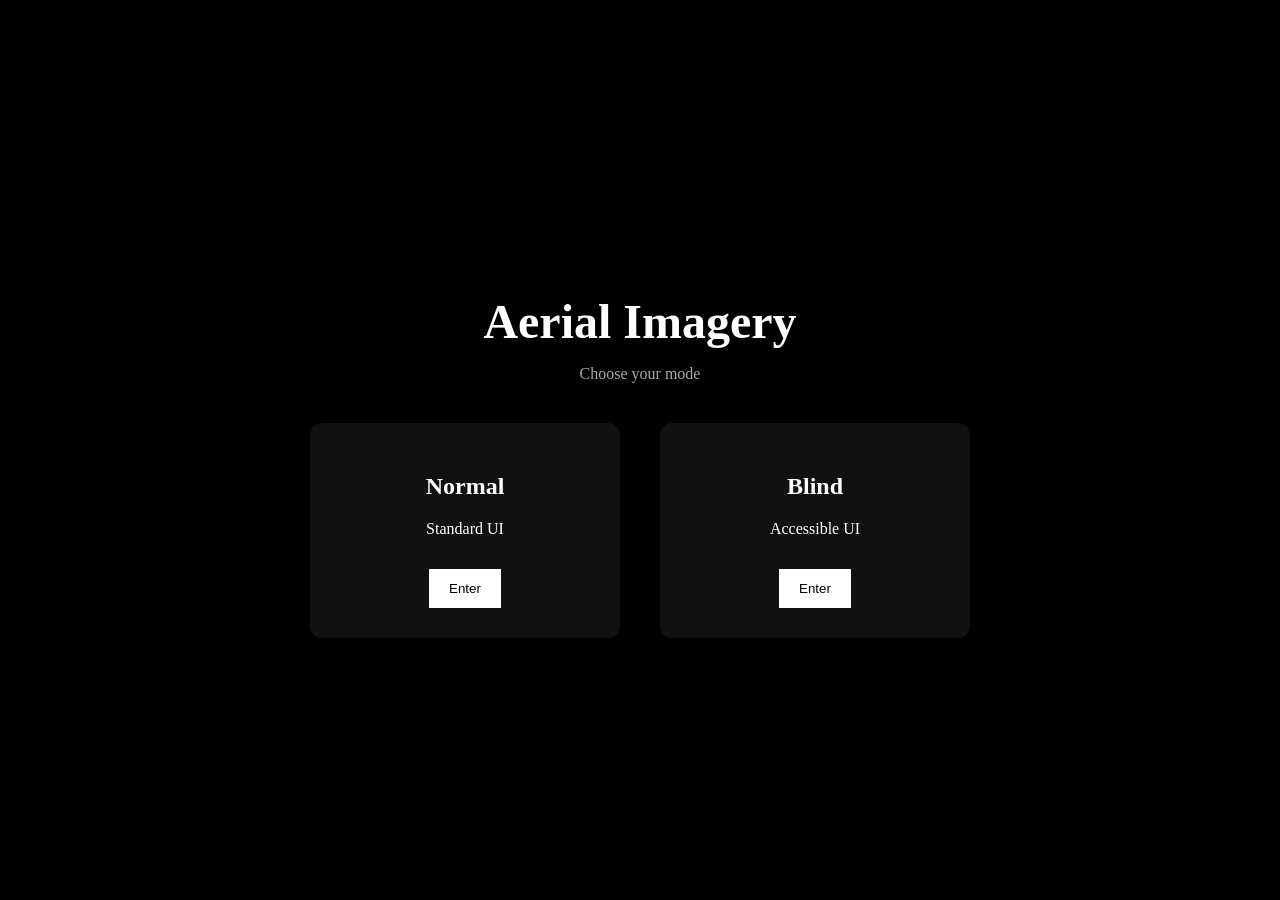
<file: frontend/index.html>
<!DOCTYPE html>
<html lang="en">
<head>
<meta charset="UTF-8">
<title>Aerial Imagery</title>

<style>
body{
margin:0;
background:#000;
color:#fff;
font-family:Segoe UI;
display:flex;
justify-content:center;
align-items:center;
height:100vh;
}

.container{
text-align:center;
}

h1{
font-size:48px;
margin-bottom:10px;
}

.subtitle{
color:#aaa;
margin-bottom:40px;
}

.cards{
display:flex;
gap:40px;
}

.card{
background:#111;
padding:30px;
border-radius:12px;
width:250px;
}

button{
padding:12px 20px;
border:none;
background:#fff;
color:#000;
cursor:pointer;
margin-top:15px;
}
</style>
</head>

<body>

<div class="container">

<h1>Aerial Imagery</h1>
<p class="subtitle">Choose your mode</p>

<div class="cards">

<div class="card">
<h2>Normal</h2>
<p>Standard UI</p>
<a href="normal.html"><button>Enter</button></a>
</div>

<div class="card">
<h2>Blind</h2>
<p>Accessible UI</p>
<a href="blind.html"><button>Enter</button></a>
</div>

</div>

</div>

</body>
</html>
</file>
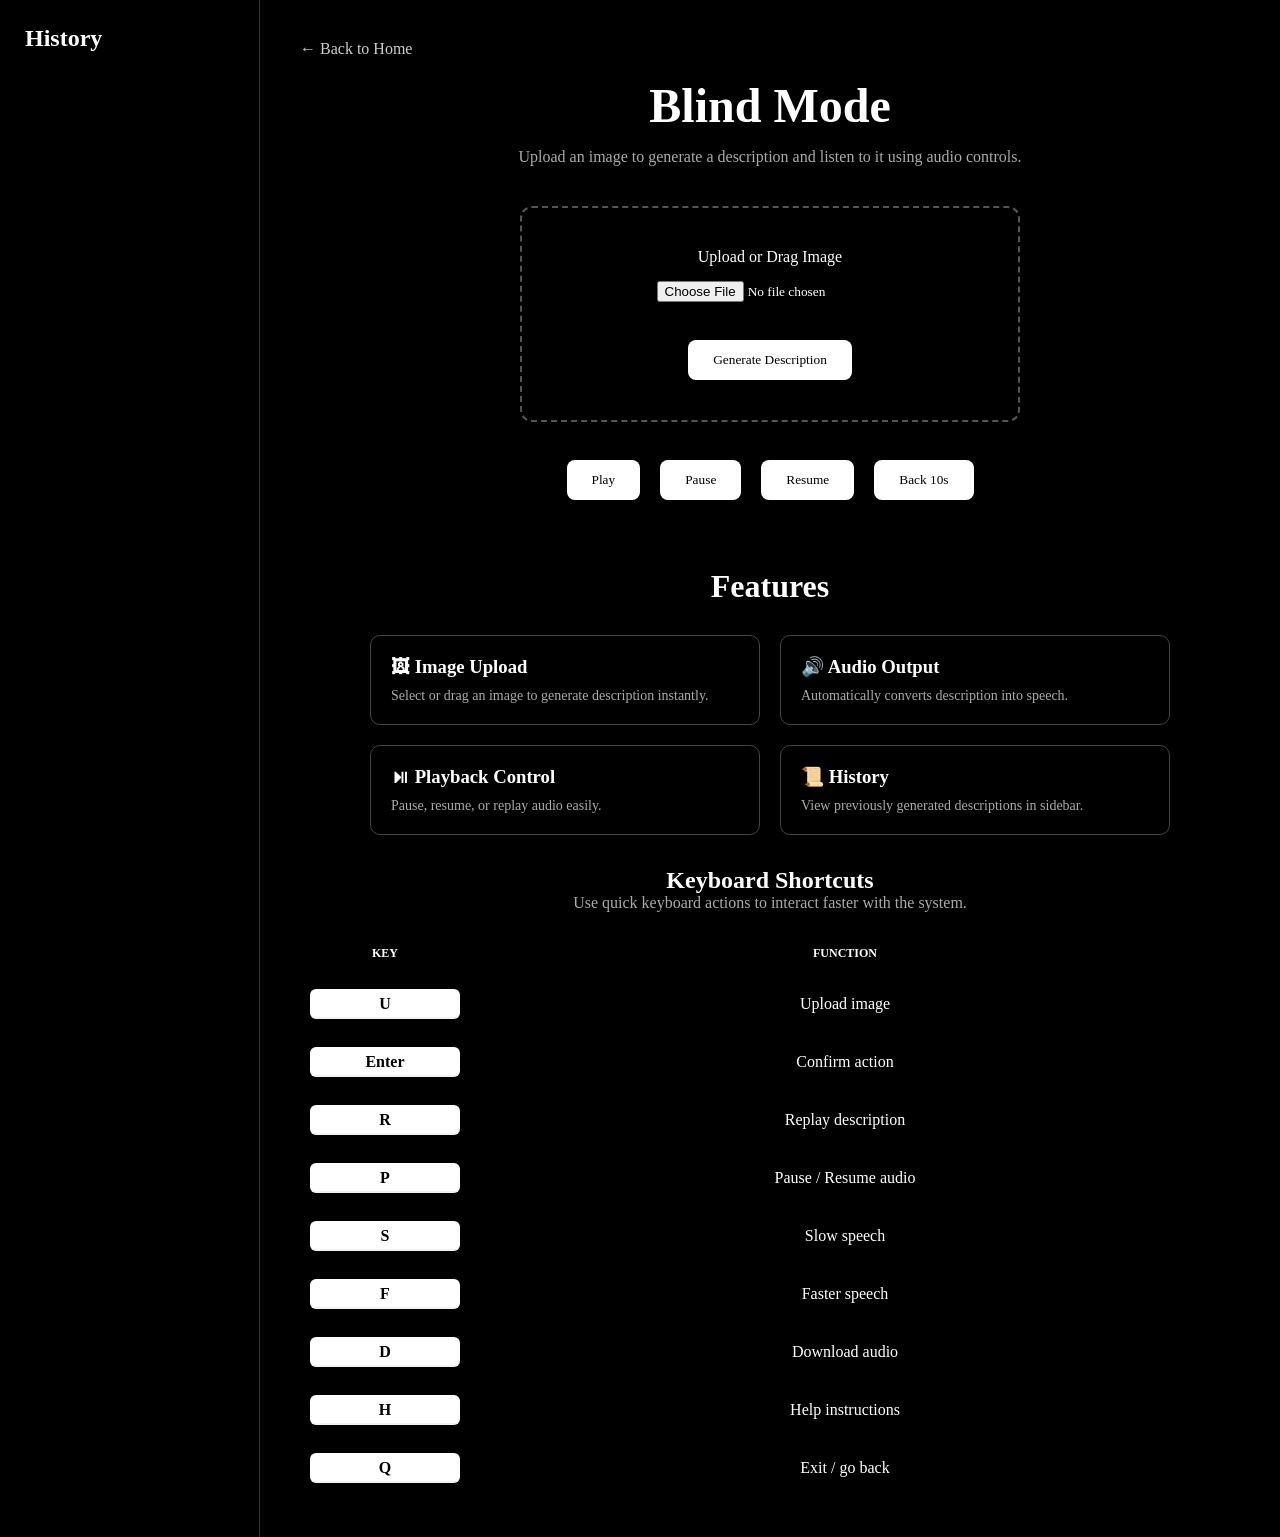
<file: blind.html>
<!DOCTYPE html>
<html lang="en">
<head>
<meta charset="UTF-8">
<title>Blind Mode</title>

<style>

*{
margin:0;
padding:0;
box-sizing:border-box;
font-family:Segoe UI;
}

body{
background:#000;
color:#fff;
}

/* Layout */
.layout{
display:flex;
min-height:100vh;
}

/* Sidebar */
.sidebar{
width:260px;
border-right:1px solid #333;
padding:25px;
}

.sidebar h2{
margin-bottom:20px;
}

.history-item{
border:1px solid #444;
padding:12px;
margin-bottom:12px;
cursor:pointer;
transition:0.3s;
}

.history-item:hover{
background:#111;
}

/* Main */
.main{
flex:1;
padding:40px;
text-align:center;
}

/* Back link */
.back{
display:block;
text-align:left;
margin-bottom:20px;
color:#ccc;
text-decoration:none;
}

/* Heading */
h1{
font-size:48px;
margin-bottom:15px;
}

.subtitle{
color:#aaa;
max-width:600px;
margin:0 auto 40px;
}

/* Upload Box */
.upload-box{
border:2px dashed #555;
padding:40px;
border-radius:12px;
margin:30px auto;
max-width:500px;
}

.upload-box input{
margin-top:15px;
}

/* Image */
#preview{
margin-top:20px;
max-width:300px;
display:none;
border-radius:10px;
}

/* Button */
button{
padding:12px 25px;
border:none;
border-radius:8px;
background:#fff;
color:#000;
cursor:pointer;
margin-top:20px;
}

button:hover{
background:#ddd;
}

/* Description */
#description{
margin-top:25px;
font-size:18px;
color:#ddd;
}

/* Feature Section */
.features{
margin-top:60px;
}

.features h2{
font-size:32px;
margin-bottom:30px;
}

/* Cards */
.card-container{
display:grid;
grid-template-columns:repeat(2,1fr);
gap:20px;
max-width:800px;
margin:0 auto;
}

.card{
border:1px solid #444;
padding:20px;
border-radius:10px;
text-align:left;
}

.card h3{
margin-bottom:10px;
}

.card p{
color:#aaa;
font-size:14px;
}

/* Controls */
.controls{
margin-top:20px;
}

.controls button{
margin:8px;
}

/* Keyboard Shortcuts Section */

.shortcuts-section {
  margin-top: 2rem;
}

.shortcuts-table {
  border-top: 1px solid var(--border-soft);
}

.shortcuts-table .row {
  display: grid;
  grid-template-columns: 150px 1fr;
  padding: 14px 10px;
  border-bottom: 1px solid var(--border-soft);
  align-items: center;
  transition: all 0.2s ease;
}

.shortcuts-table .row.header {
  font-weight: 600;
  color: var(--text-muted);
  text-transform: uppercase;
  font-size: 0.75rem;
}

.shortcuts-table .row:not(.header):hover {
  background: #f4f6fb;
  transform: translateX(6px);
}

/* Key badge */
.key-badge {
  display: inline-block;
  padding: 6px 12px;
  border: 1px solid var(--border-soft);
  border-radius: 6px;
  background: #ffffff;

  color: #000000;              /* ✅ FORCE BLACK TEXT */
  font-weight: 600;
  text-align: center;
  min-width: 40px;

  box-shadow: inset 0 -2px 0 rgba(0,0,0,0.05);
  transition: all 0.2s ease;
}

/* Hover */
.shortcuts-table .row:hover .key-badge {
  background: var(--accent-soft);
  color: #000000;              /* ✅ KEEP BLACK ON HOVER */
  transform: scale(1.05);
}</style>
</head>

<body>

<div class="layout">

<!-- Sidebar -->
<div class="sidebar">
<h2>History</h2>
<div id="historyList"></div>
</div>

<!-- Main -->
<div class="main">

<a href="index.html" class="back">← Back to Home</a>

<h1>Blind Mode</h1>
<p class="subtitle">
Upload an image to generate a description and listen to it using audio controls.
</p>

<!-- Upload -->
<div class="upload-box">
<p>Upload or Drag Image</p>
<input type="file" id="imageUpload" accept="image/*">
<br>
<img id="preview">
<br>
<button onclick="generateDescription()">Generate Description</button>
</div>

<p id="description"></p>

<!-- Controls -->
<div class="controls">
<button onclick="playAudio()">Play</button>
<button onclick="pauseAudio()">Pause</button>
<button onclick="resumeAudio()">Resume</button>
<button onclick="rewindAudio()">Back 10s</button>
</div>

<!-- Feature Cards -->
<div class="features">
<h2>Features</h2>

<div class="card-container">

<div class="card">
<h3>🖼 Image Upload</h3>
<p>Select or drag an image to generate description instantly.</p>
</div>

<div class="card">
<h3>🔊 Audio Output</h3>
<p>Automatically converts description into speech.</p>
</div>

<div class="card">
<h3>⏯ Playback Control</h3>
<p>Pause, resume, or replay audio easily.</p>
</div>

<div class="card">
<h3>📜 History</h3>
<p>View previously generated descriptions in sidebar.</p>
</div>

</div>
</div>
<!-- ✅ Keyboard Shortcuts Section ADDED HERE -->
<section class="shortcuts-section" aria-labelledby="shortcuts-heading">

  <h2 id="shortcuts-heading">Keyboard Shortcuts</h2>
  <p style="color:#aaa; margin-bottom:20px;">
    Use quick keyboard actions to interact faster with the system.
  </p>

  <div class="shortcuts-table">

    <div class="row header">
      <span>Key</span>
      <span>Function</span>
    </div>

    <div class="row">
      <span class="key-badge">U</span>
      <span>Upload image</span>
    </div>

    <div class="row">
      <span class="key-badge">Enter</span>
      <span>Confirm action</span>
    </div>

    <div class="row">
      <span class="key-badge">R</span>
      <span>Replay description</span>
    </div>

    <div class="row">
      <span class="key-badge">P</span>
      <span>Pause / Resume audio</span>
    </div>

    <div class="row">
      <span class="key-badge">S</span>
      <span>Slow speech</span>
    </div>

    <div class="row">
      <span class="key-badge">F</span>
      <span>Faster speech</span>
    </div>

    <div class="row">
      <span class="key-badge">D</span>
      <span>Download audio</span>
    </div>

    <div class="row">
      <span class="key-badge">H</span>
      <span>Help instructions</span>
    </div>

    <div class="row">
      <span class="key-badge">Q</span>
      <span>Exit / go back</span>
    </div>

  </div>

</section>  
</div>

</div>

<script>

let audio = new Audio()

// Preview
document.getElementById("imageUpload").addEventListener("change", function(){

let file = this.files[0]

if(file){
let reader = new FileReader()
reader.onload = function(e){
let preview = document.getElementById("preview")
preview.src = e.target.result
preview.style.display="block"
}
reader.readAsDataURL(file)
}

})

// Generate Description
async function generateDescription(){

let file = document.getElementById("imageUpload").files[0]

if(!file){
alert("Please select image")
return
}

let formData = new FormData()
formData.append("image", file)

let res = await fetch("http://127.0.0.1:5000/upload",{
method:"POST",
body:formData
})

let data = await res.json()
let text = data.description

document.getElementById("description").innerText = text

addHistory(text)
generateAudio(text)

}

// Speech
function generateAudio(text){
let speech = new SpeechSynthesisUtterance(text)
speech.lang="en-US"
window.speechSynthesis.speak(speech)
}

// Controls
function playAudio(){
generateAudio(document.getElementById("description").innerText)
}

function pauseAudio(){
window.speechSynthesis.pause()
}

function resumeAudio(){
window.speechSynthesis.resume()
}

function rewindAudio(){
window.speechSynthesis.cancel()
generateAudio(document.getElementById("description").innerText)
}

// History
function addHistory(text){

let history = document.getElementById("historyList")

let item = document.createElement("div")
item.className="history-item"
item.innerText=text

history.prepend(item)

}

</script>

</body>
</html>
</file>
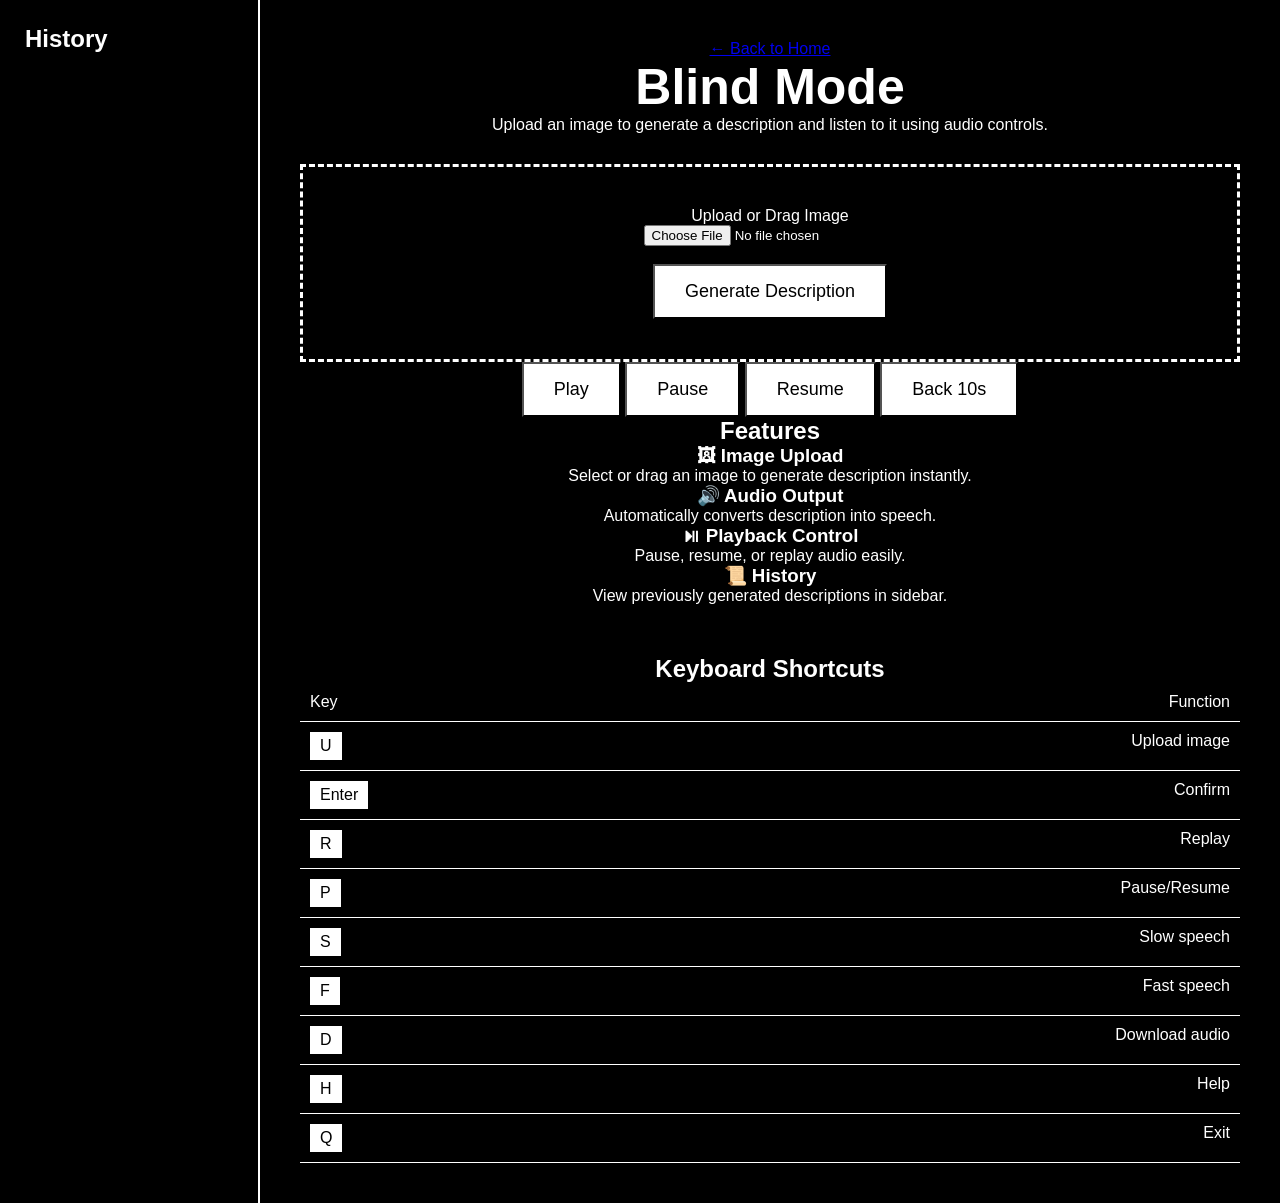
<file: frontend/Blind.html>
<!DOCTYPE html>
<html lang="en">
<head>
<meta charset="UTF-8">
<title>Blind Mode</title>

<link rel="stylesheet" href="blind.css">
</head>

<body>

<script src="blind.js"></script>

</body>
</html>
</file>
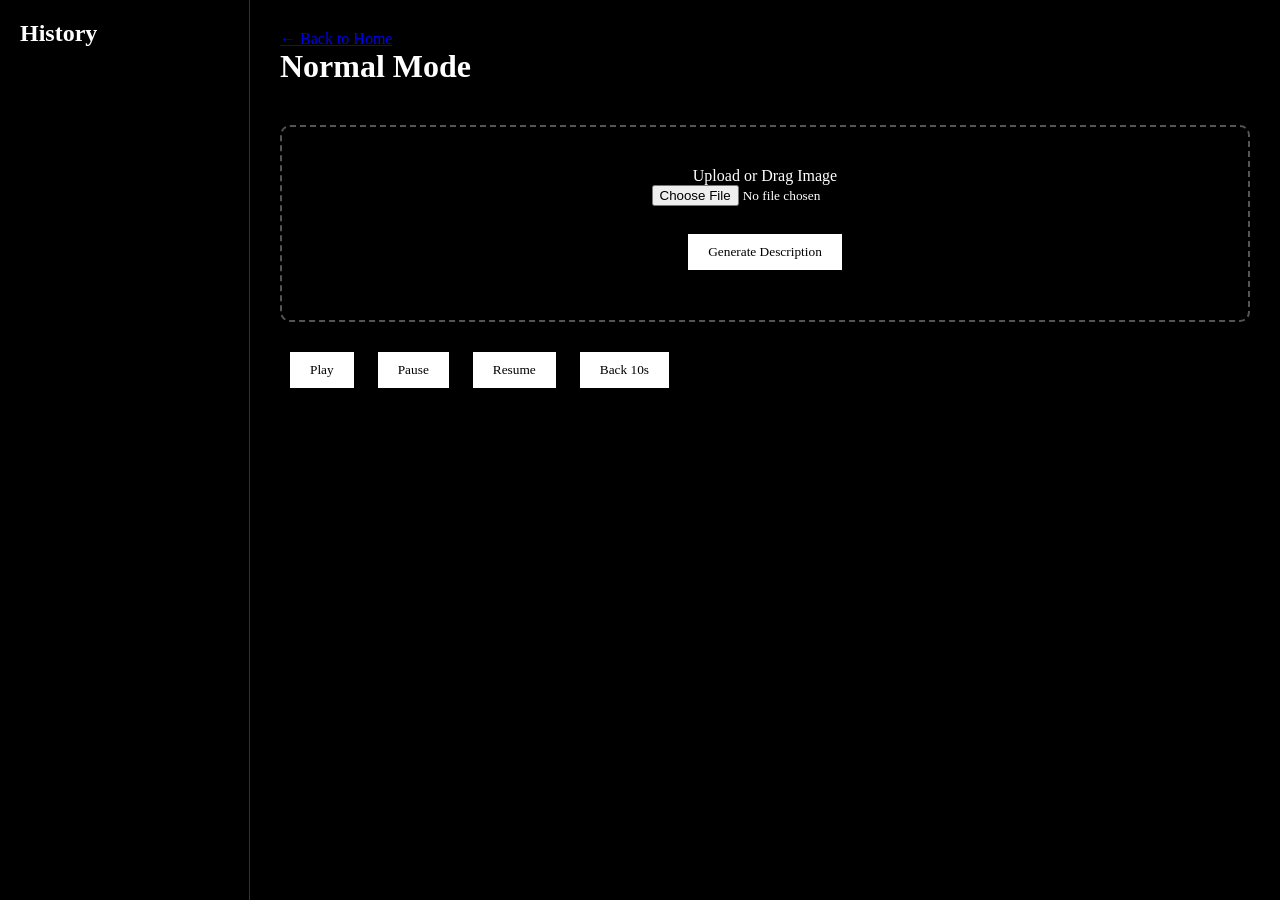
<file: frontend/Normal.html>
<!DOCTYPE html>
<html lang="en">
<head>
<meta charset="UTF-8">
<title>Normal Mode</title>

<!-- Link CSS -->
<link rel="stylesheet" href="style.css">

</head>

<body>

<!-- Layout -->
<div class="layout">

    <!-- Sidebar -->
    <div class="sidebar">
        <h2>History</h2>
        <div id="historyList"></div>
    </div>

    <!-- Main Content -->
    <div class="main">

        <a href="index.html" class="back">← Back to Home</a>

        <h1 class="title">Normal Mode</h1>

        <!-- Upload Section -->
        <div class="upload-box">

            <p>Upload or Drag Image</p>

            <input type="file" id="imageUpload" accept="image/*">

            <br>

            <img id="preview">

            <br>

            <button onclick="generateDescription()">Generate Description</button>

        </div>

        <!-- Description -->
        <p id="description"></p>

        <!-- Audio Controls -->
        <div class="controls">

            <button onclick="playAudio()">Play</button>
            <button onclick="pauseAudio()">Pause</button>
            <button onclick="resumeAudio()">Resume</button>
            <button onclick="rewindAudio()">Back 10s</button>

        </div>

    </div>

</div>

<!-- Link JS -->
<script src="normal.js"></script>

</body>
</html>
</file>
<file: frontend/blind.css>
*{
margin:0;
padding:0;
box-sizing:border-box;
font-family:Arial;
}

body{
background:black;
color:white;
}

/* Layout */
.layout{
display:flex;
min-height:100vh;
}

/* Sidebar */
.sidebar{
width:260px;
border-right:2px solid white;
padding:25px;
}

.history-item{
border:2px solid white;
padding:12px;
margin-bottom:12px;
}

/* Main */
.main{
flex:1;
padding:40px;
text-align:center;
}

h1{
font-size:50px;
}

.upload-box{
border:3px dashed white;
padding:40px;
margin-top:30px;
}

button{
padding:15px 30px;
background:white;
color:black;
font-size:18px;
cursor:pointer;
}

/* Shortcuts */
.shortcuts-section{
margin-top:50px;
}

.shortcuts-table .row{
display:flex;
justify-content:space-between;
border-bottom:1px solid white;
padding:10px;
}

.key-badge{
background:white;
color:black;
padding:5px 10px;
}
</file>
<file: frontend/style.css>
*{
margin:0;
padding:0;
box-sizing:border-box;
font-family:Segoe UI;
}

body{
background:black;
color:white;
}

.layout{
display:flex;
min-height:100vh;
}

.sidebar{
width:250px;
border-right:1px solid #333;
padding:20px;
}

.history-item{
background:#111;
padding:10px;
margin-bottom:10px;
border-radius:6px;
}

.main{
flex:1;
padding:30px;
}

.upload-box{
border:2px dashed #555;
padding:40px;
text-align:center;
margin-top:40px;
border-radius:10px;
}

#preview{
max-width:300px;
display:none;
margin-top:20px;
}

button{
padding:10px 20px;
margin:10px;
background:white;
color:black;
border:none;
cursor:pointer;
}

#description{
margin-top:20px;
}
</file>
